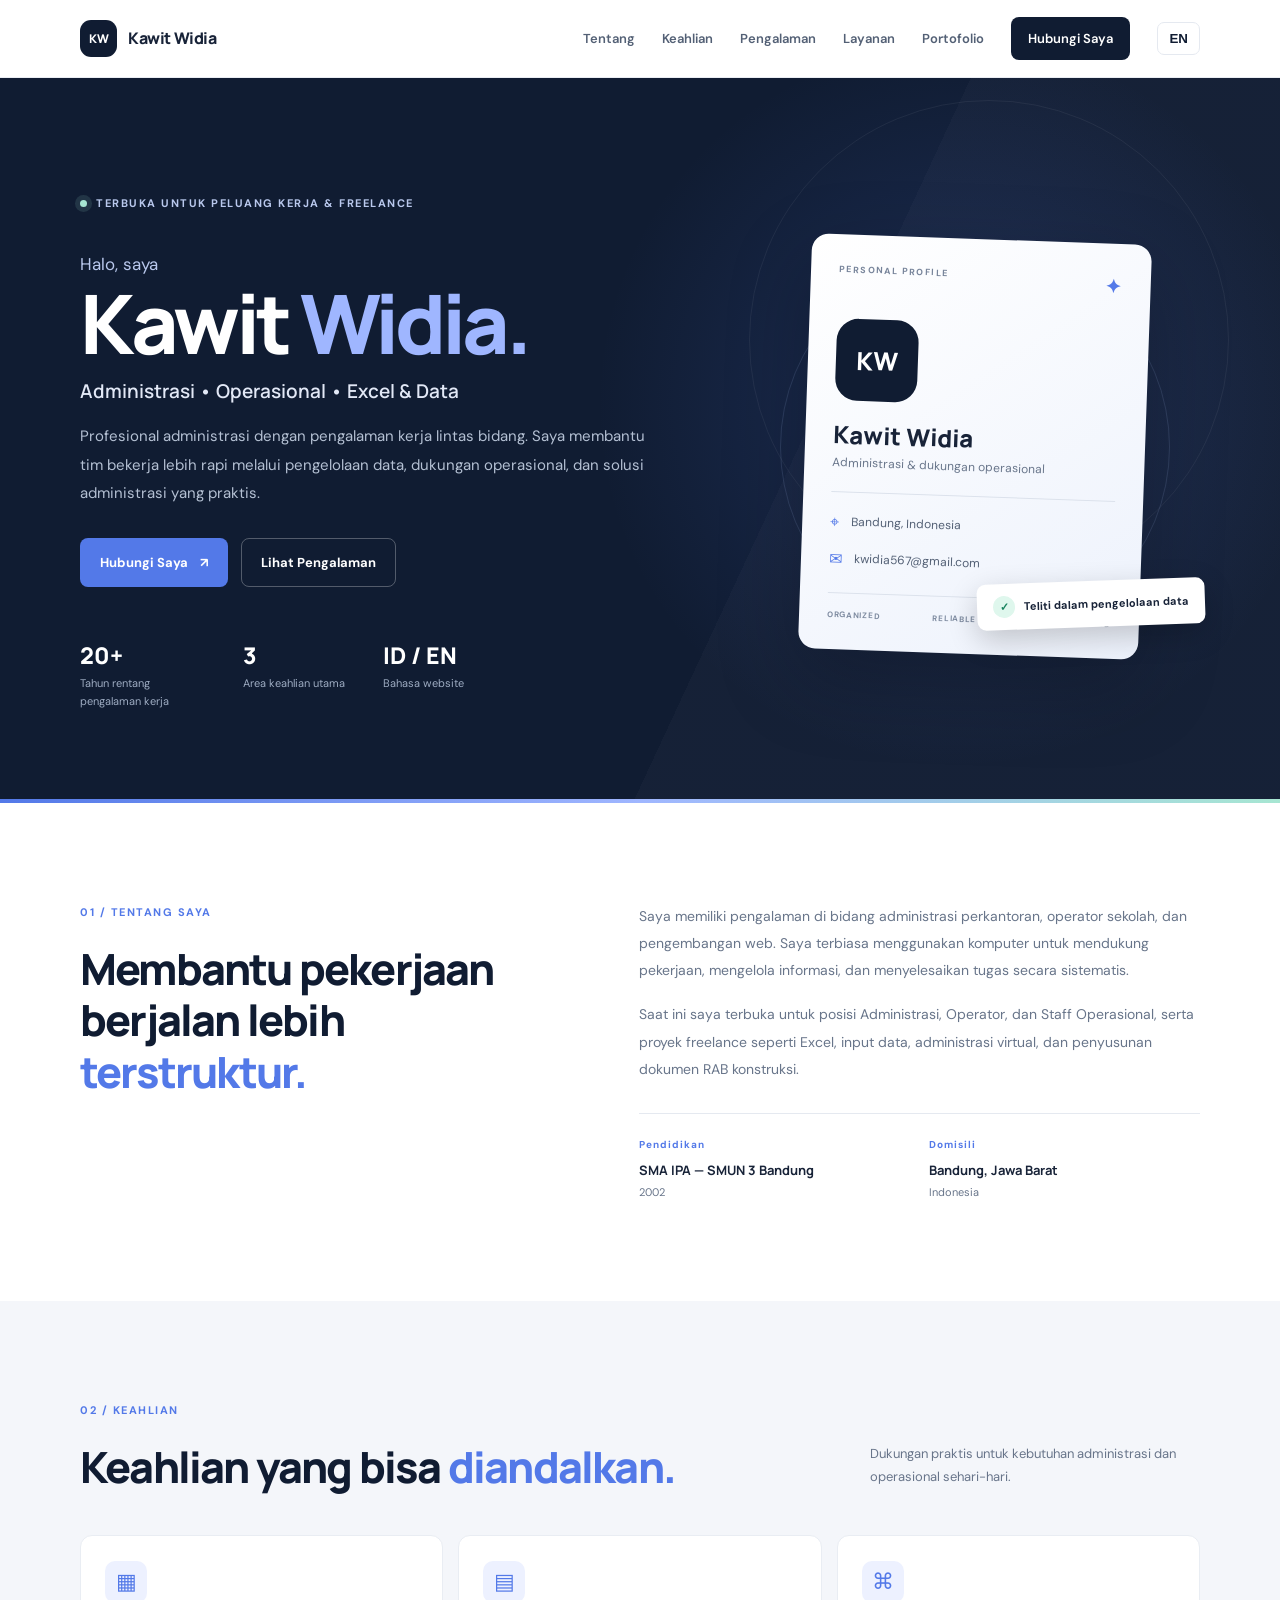
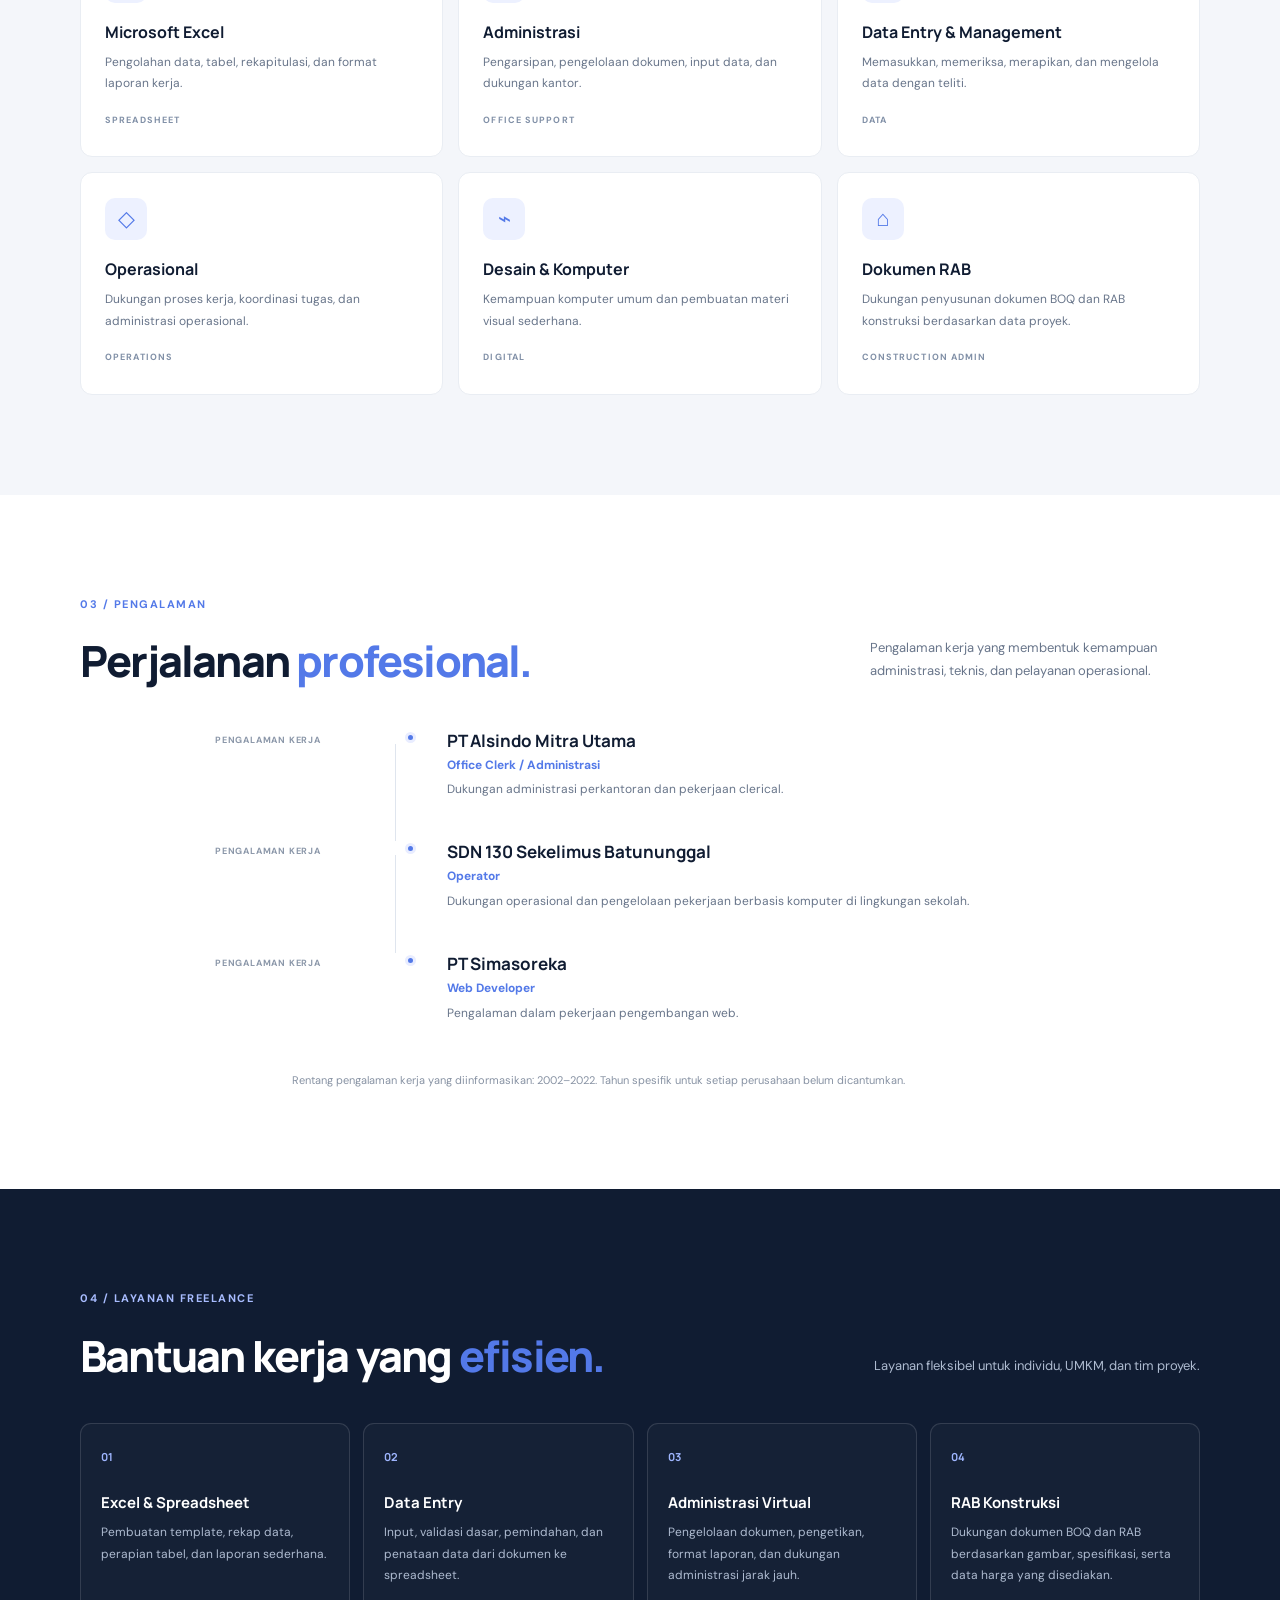
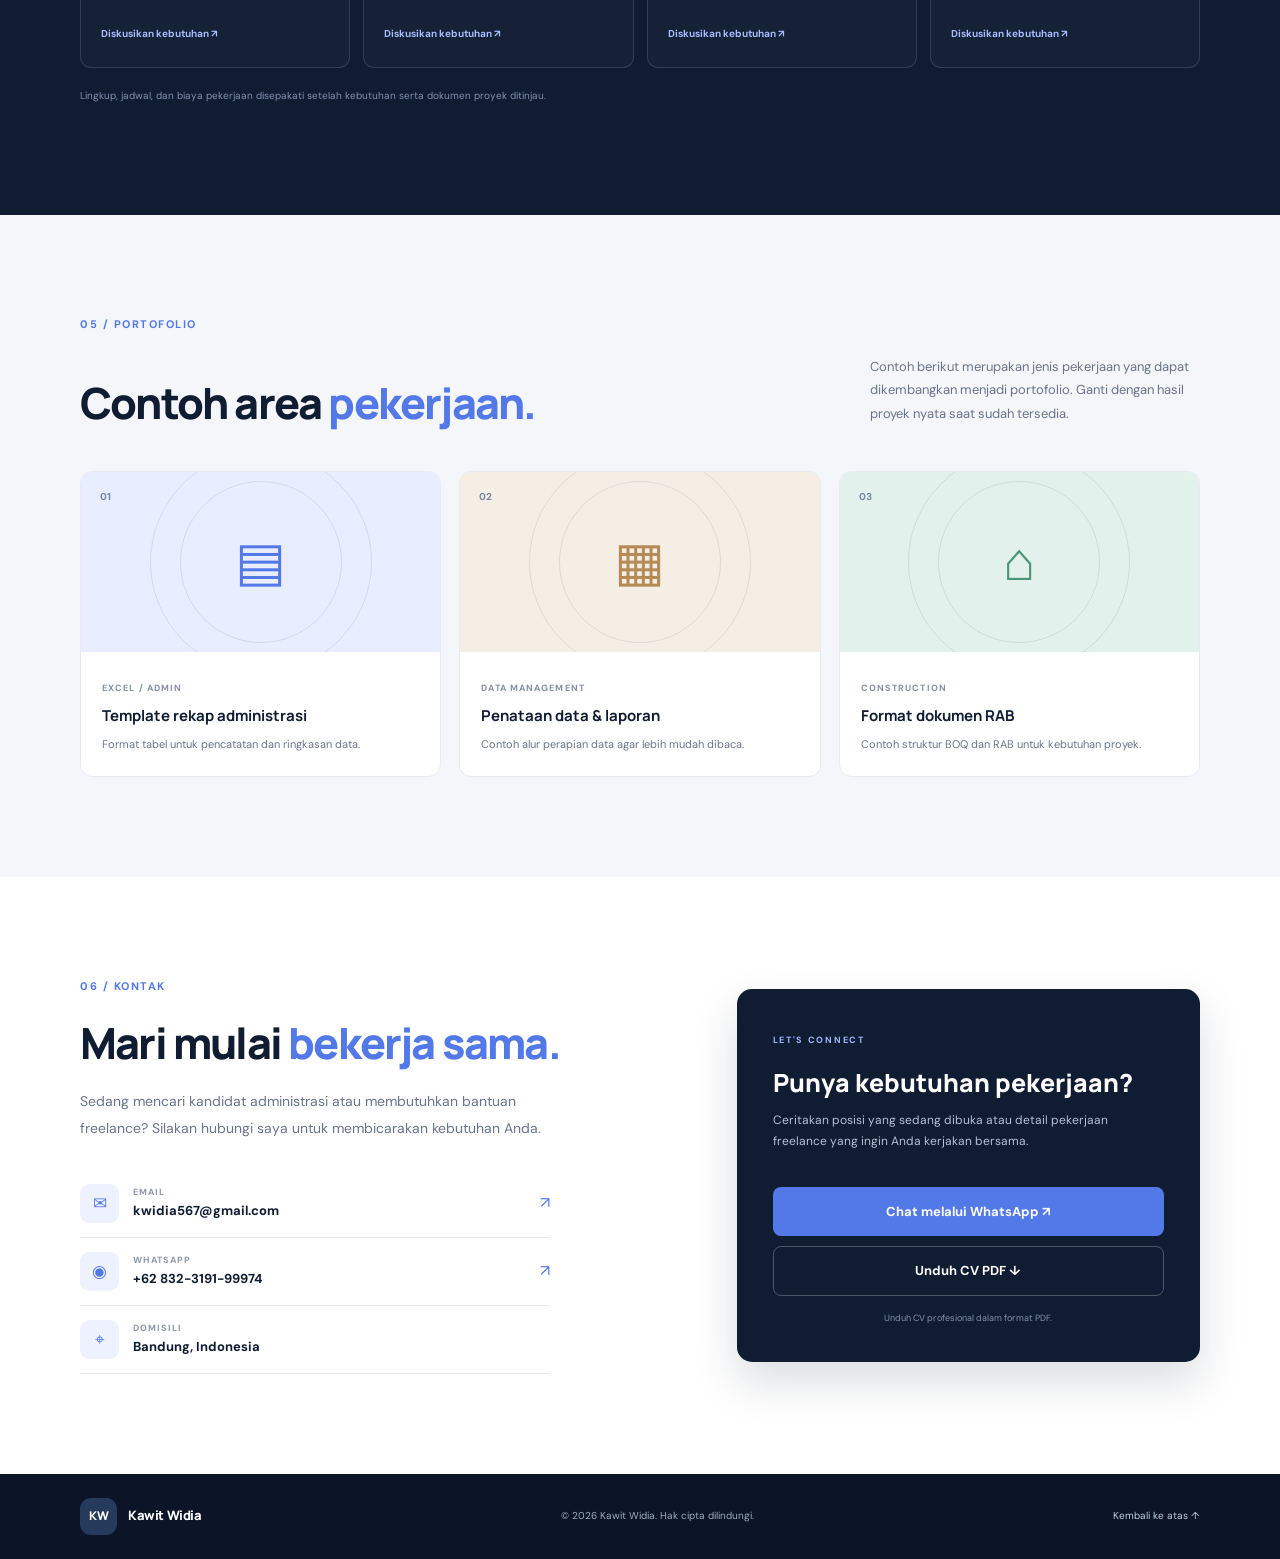
<file: index.html>
<!DOCTYPE html>
<html lang="id">
<head>
  <meta charset="UTF-8">
  <meta name="viewport" content="width=device-width, initial-scale=1.0">
  <meta name="description" content="Website pribadi Kawit Widia — Administrasi, Excel, data entry, operasional, dan layanan RAB konstruksi.">
  <meta name="theme-color" content="#101c32">
  <title>Kawit Widia | Personal Portfolio</title>
  <link rel="preconnect" href="https://fonts.googleapis.com">
  <link rel="preconnect" href="https://fonts.gstatic.com" crossorigin>
  <link href="https://fonts.googleapis.com/css2?family=DM+Sans:wght@400;500;600;700&family=Manrope:wght@400;500;600;700;800&display=swap" rel="stylesheet">
  <link rel="stylesheet" href="style.css">
</head>
<body>
  <header class="site-header">
    <nav class="nav container" aria-label="Navigasi utama">
      <a class="brand" href="#home"><span class="brand-mark">KW</span><span>Kawit Widia</span></a>
      <button class="menu-toggle" id="menuToggle" aria-label="Buka navigasi" aria-expanded="false">☰</button>
      <div class="nav-links" id="navLinks">
        <a href="#about" data-i18n="navAbout">Tentang</a>
        <a href="#skills" data-i18n="navSkills">Keahlian</a>
        <a href="#experience" data-i18n="navExperience">Pengalaman</a>
        <a href="#services" data-i18n="navServices">Layanan</a>
        <a href="#portfolio" data-i18n="navPortfolio">Portofolio</a>
        <a href="#contact" class="nav-contact" data-i18n="navContact">Hubungi Saya</a>
        <button class="lang-toggle" id="langToggle" type="button" aria-label="Switch language">EN</button>
      </div>
    </nav>
  </header>

  <main>
    <section class="hero" id="home">
      <div class="hero-glow"></div>
      <div class="container hero-grid">
        <div class="hero-copy">
          <p class="eyebrow"><span class="status-dot"></span><span data-i18n="availability">TERBUKA UNTUK PELUANG KERJA & FREELANCE</span></p>
          <p class="hero-kicker" data-i18n="hello">Halo, saya</p>
          <h1>Kawit <span>Widia.</span></h1>
          <h2 data-i18n="heroRole">Administrasi • Operasional • Excel & Data</h2>
          <p class="hero-desc" data-i18n="heroDesc">Profesional administrasi dengan pengalaman kerja lintas bidang. Saya membantu tim bekerja lebih rapi melalui pengelolaan data, dukungan operasional, dan solusi administrasi yang praktis.</p>
          <div class="hero-actions">
            <a class="btn btn-primary" href="#contact" data-i18n="contactMe">Hubungi Saya <span>↗</span></a>
            <a class="btn btn-outline" href="#experience" data-i18n="viewExperience">Lihat Pengalaman</a>
          </div>
          <div class="hero-meta">
            <div><strong>20+</strong><span data-i18n="yearsExperience">Tahun rentang pengalaman kerja</span></div>
            <div><strong>3</strong><span data-i18n="focusAreas">Area keahlian utama</span></div>
            <div><strong>ID / EN</strong><span data-i18n="languages">Bahasa website</span></div>
          </div>
        </div>
        <div class="hero-card-wrap">
          <div class="orbit orbit-one"></div><div class="orbit orbit-two"></div>
          <div class="profile-card">
            <div class="profile-top"><span class="mini-label">PERSONAL PROFILE</span><span class="profile-icon">✦</span></div>
            <div class="monogram">KW</div>
            <h3>Kawit Widia</h3>
            <p data-i18n="profileTagline">Administrasi & dukungan operasional</p>
            <div class="profile-line"></div>
            <div class="profile-info"><span>⌖</span><span>Bandung, Indonesia</span></div>
            <div class="profile-info"><span>✉</span><span>kwidia567@gmail.com</span></div>
            <div class="profile-footer"><span>ORGANIZED</span><span>RELIABLE</span><span>DETAIL-ORIENTED</span></div>
          </div>
          <div class="floating-note"><span class="note-check">✓</span><span data-i18n="detailNote">Teliti dalam pengelolaan data</span></div>
        </div>
      </div>
      <div class="hero-bottom-line"></div>
    </section>

    <section class="section" id="about">
      <div class="container two-col">
        <div>
          <p class="section-label">01 / <span data-i18n="aboutLabel">TENTANG SAYA</span></p>
          <h2 class="section-title" data-i18n="aboutTitle">Membantu pekerjaan berjalan lebih <em>terstruktur.</em></h2>
        </div>
        <div class="about-content">
          <p data-i18n="aboutText">Saya memiliki pengalaman di bidang administrasi perkantoran, operator sekolah, dan pengembangan web. Saya terbiasa menggunakan komputer untuk mendukung pekerjaan, mengelola informasi, dan menyelesaikan tugas secara sistematis.</p>
          <p data-i18n="aboutText2">Saat ini saya terbuka untuk posisi Administrasi, Operator, dan Staff Operasional, serta proyek freelance seperti Excel, input data, administrasi virtual, dan penyusunan dokumen RAB konstruksi.</p>
          <div class="about-facts">
            <div><span class="fact-label" data-i18n="education">Pendidikan</span><strong>SMA IPA — SMUN 3 Bandung</strong><small>2002</small></div>
            <div><span class="fact-label" data-i18n="location">Domisili</span><strong>Bandung, Jawa Barat</strong><small>Indonesia</small></div>
          </div>
        </div>
      </div>
    </section>

    <section class="section section-soft" id="skills">
      <div class="container">
        <p class="section-label">02 / <span data-i18n="skillsLabel">KEAHLIAN</span></p>
        <div class="section-heading-row"><h2 class="section-title" data-i18n="skillsTitle">Keahlian yang bisa <em>diandalkan.</em></h2><p data-i18n="skillsIntro">Dukungan praktis untuk kebutuhan administrasi dan operasional sehari-hari.</p></div>
        <div class="skills-grid">
          <article class="skill-card"><div class="skill-icon">▦</div><h3>Microsoft Excel</h3><p data-i18n="excelDesc">Pengolahan data, tabel, rekapitulasi, dan format laporan kerja.</p><span class="skill-tag">SPREADSHEET</span></article>
          <article class="skill-card"><div class="skill-icon">▤</div><h3 data-i18n="adminTitle">Administrasi</h3><p data-i18n="adminDesc">Pengarsipan, pengelolaan dokumen, input data, dan dukungan kantor.</p><span class="skill-tag">OFFICE SUPPORT</span></article>
          <article class="skill-card"><div class="skill-icon">⌘</div><h3 data-i18n="dataTitle">Data Entry & Management</h3><p data-i18n="dataDesc">Memasukkan, memeriksa, merapikan, dan mengelola data dengan teliti.</p><span class="skill-tag">DATA</span></article>
          <article class="skill-card"><div class="skill-icon">◇</div><h3 data-i18n="opsTitle">Operasional</h3><p data-i18n="opsDesc">Dukungan proses kerja, koordinasi tugas, dan administrasi operasional.</p><span class="skill-tag">OPERATIONS</span></article>
          <article class="skill-card"><div class="skill-icon">⌁</div><h3 data-i18n="designTitle">Desain & Komputer</h3><p data-i18n="designDesc">Kemampuan komputer umum dan pembuatan materi visual sederhana.</p><span class="skill-tag">DIGITAL</span></article>
          <article class="skill-card"><div class="skill-icon">⌂</div><h3 data-i18n="rabTitle">Dokumen RAB</h3><p data-i18n="rabDesc">Dukungan penyusunan dokumen BOQ dan RAB konstruksi berdasarkan data proyek.</p><span class="skill-tag">CONSTRUCTION ADMIN</span></article>
        </div>
      </div>
    </section>

    <section class="section" id="experience">
      <div class="container">
        <p class="section-label">03 / <span data-i18n="experienceLabel">PENGALAMAN</span></p>
        <div class="section-heading-row"><h2 class="section-title" data-i18n="experienceTitle">Perjalanan <em>profesional.</em></h2><p data-i18n="experienceIntro">Pengalaman kerja yang membentuk kemampuan administrasi, teknis, dan pelayanan operasional.</p></div>
        <div class="timeline">
          <article class="timeline-item"><div class="timeline-date">PENGALAMAN KERJA</div><div class="timeline-marker"></div><div class="timeline-body"><h3>PT Alsindo Mitra Utama</h3><p class="job-title" data-i18n="jobAdmin">Office Clerk / Administrasi</p><p data-i18n="jobAdminDesc">Dukungan administrasi perkantoran dan pekerjaan clerical.</p></div></article>
          <article class="timeline-item"><div class="timeline-date">PENGALAMAN KERJA</div><div class="timeline-marker"></div><div class="timeline-body"><h3>SDN 130 Sekelimus Batununggal</h3><p class="job-title">Operator</p><p data-i18n="jobOperatorDesc">Dukungan operasional dan pengelolaan pekerjaan berbasis komputer di lingkungan sekolah.</p></div></article>
          <article class="timeline-item"><div class="timeline-date">PENGALAMAN KERJA</div><div class="timeline-marker"></div><div class="timeline-body"><h3>PT Simasoreka</h3><p class="job-title" data-i18n="jobWeb">Web Developer</p><p data-i18n="jobWebDesc">Pengalaman dalam pekerjaan pengembangan web.</p></div></article>
        </div>
        <p class="timeline-note" data-i18n="dateNote">Rentang pengalaman kerja yang diinformasikan: 2002–2022. Tahun spesifik untuk setiap perusahaan belum dicantumkan.</p>
      </div>
    </section>

    <section class="section section-dark" id="services">
      <div class="container">
        <p class="section-label section-label-light">04 / <span data-i18n="servicesLabel">LAYANAN FREELANCE</span></p>
        <div class="section-heading-row"><h2 class="section-title light-title" data-i18n="servicesTitle">Bantuan kerja yang <em>efisien.</em></h2><p class="light-copy" data-i18n="servicesIntro">Layanan fleksibel untuk individu, UMKM, dan tim proyek.</p></div>
        <div class="services-grid">
          <article class="service-card"><span class="service-number">01</span><h3>Excel & Spreadsheet</h3><p data-i18n="serviceExcel">Pembuatan template, rekap data, perapian tabel, dan laporan sederhana.</p><a href="#contact" data-i18n="askService">Diskusikan kebutuhan ↗</a></article>
          <article class="service-card"><span class="service-number">02</span><h3>Data Entry</h3><p data-i18n="serviceData">Input, validasi dasar, pemindahan, dan penataan data dari dokumen ke spreadsheet.</p><a href="#contact" data-i18n="askService">Diskusikan kebutuhan ↗</a></article>
          <article class="service-card"><span class="service-number">03</span><h3>Administrasi Virtual</h3><p data-i18n="serviceAdmin">Pengelolaan dokumen, pengetikan, format laporan, dan dukungan administrasi jarak jauh.</p><a href="#contact" data-i18n="askService">Diskusikan kebutuhan ↗</a></article>
          <article class="service-card"><span class="service-number">04</span><h3>RAB Konstruksi</h3><p data-i18n="serviceRab">Dukungan dokumen BOQ dan RAB berdasarkan gambar, spesifikasi, serta data harga yang disediakan.</p><a href="#contact" data-i18n="askService">Diskusikan kebutuhan ↗</a></article>
        </div>
        <p class="service-disclaimer" data-i18n="serviceDisclaimer">Lingkup, jadwal, dan biaya pekerjaan disepakati setelah kebutuhan serta dokumen proyek ditinjau.</p>
      </div>
    </section>

    <section class="section section-soft" id="portfolio">
      <div class="container">
        <p class="section-label">05 / <span data-i18n="portfolioLabel">PORTOFOLIO</span></p>
        <div class="section-heading-row"><h2 class="section-title" data-i18n="portfolioTitle">Contoh area <em>pekerjaan.</em></h2><p data-i18n="portfolioIntro">Contoh berikut merupakan jenis pekerjaan yang dapat dikembangkan menjadi portofolio. Ganti dengan hasil proyek nyata saat sudah tersedia.</p></div>
        <div class="portfolio-grid">
          <article class="portfolio-card"><div class="portfolio-visual visual-blue"><span>01</span><div class="sheet-icon">▤</div></div><div class="portfolio-info"><span class="portfolio-type">EXCEL / ADMIN</span><h3 data-i18n="portfolioExcel">Template rekap administrasi</h3><p data-i18n="portfolioExcelDesc">Format tabel untuk pencatatan dan ringkasan data.</p></div></article>
          <article class="portfolio-card"><div class="portfolio-visual visual-sand"><span>02</span><div class="sheet-icon">▦</div></div><div class="portfolio-info"><span class="portfolio-type">DATA MANAGEMENT</span><h3 data-i18n="portfolioData">Penataan data & laporan</h3><p data-i18n="portfolioDataDesc">Contoh alur perapian data agar lebih mudah dibaca.</p></div></article>
          <article class="portfolio-card"><div class="portfolio-visual visual-green"><span>03</span><div class="sheet-icon">⌂</div></div><div class="portfolio-info"><span class="portfolio-type">CONSTRUCTION</span><h3 data-i18n="portfolioRab">Format dokumen RAB</h3><p data-i18n="portfolioRabDesc">Contoh struktur BOQ dan RAB untuk kebutuhan proyek.</p></div></article>
        </div>
      </div>
    </section>

    <section class="section contact-section" id="contact">
      <div class="container contact-grid">
        <div><p class="section-label">06 / <span data-i18n="contactLabel">KONTAK</span></p><h2 class="section-title" data-i18n="contactTitle">Mari mulai <em>bekerja sama.</em></h2><p class="contact-intro" data-i18n="contactIntro">Sedang mencari kandidat administrasi atau membutuhkan bantuan freelance? Silakan hubungi saya untuk membicarakan kebutuhan Anda.</p>
          <div class="contact-list"><a href="mailto:kwidia567@gmail.com"><span class="contact-symbol">✉</span><span><small>EMAIL</small><strong>kwidia567@gmail.com</strong></span><span class="arrow">↗</span></a><a href="https://wa.me/62832319199974" target="_blank" rel="noopener"><span class="contact-symbol">◉</span><span><small>WHATSAPP</small><strong>+62 832-3191-99974</strong></span><span class="arrow">↗</span></a><div><span class="contact-symbol">⌖</span><span><small data-i18n="location">DOMISILI</small><strong>Bandung, Indonesia</strong></span></div></div>
        </div>
        <div class="contact-panel"><span class="panel-kicker">LET'S CONNECT</span><h3 data-i18n="panelTitle">Punya kebutuhan pekerjaan?</h3><p data-i18n="panelText">Ceritakan posisi yang sedang dibuka atau detail pekerjaan freelance yang ingin Anda kerjakan bersama.</p><a class="btn btn-primary btn-wide" href="https://wa.me/62832319199974?text=Halo%20Kawit%2C%20saya%20ingin%20berdiskusi%20tentang%20peluang%20kerja%20atau%20layanan%20freelance." target="_blank" rel="noopener" data-i18n="chatWhatsapp">Chat melalui WhatsApp ↗</a><a class="btn btn-outline btn-wide download-btn" id="downloadCv" href="CV-Kawit-Widia.pdf" download="CV-Kawit-Widia.pdf" data-i18n="downloadCv">Unduh CV PDF ↓</a><small class="panel-foot" data-i18n="cvNote">Unduh CV profesional dalam format PDF.</small></div>
      </div>
    </section>
  </main>

  <footer class="footer"><div class="container footer-inner"><a class="brand footer-brand" href="#home"><span class="brand-mark">KW</span><span>Kawit Widia</span></a><p>© <span id="year"></span> Kawit Widia. <span data-i18n="rights">Hak cipta dilindungi.</span></p><a href="#home" class="back-top" data-i18n="backTop">Kembali ke atas ↑</a></div></footer>
  <script src="script.js"></script>
</body>
</html>
</file>
<file: style.css>
@import url('https://fonts.googleapis.com/css2?family=DM+Sans:wght@400;500;600;700&family=Manrope:wght@400;500;600;700;800&display=swap');
:root{--navy:#101c32;--navy2:#172943;--ink:#182338;--muted:#68758a;--blue:#5379e8;--pale:#f4f6fa;--line:#e5e9f0;--white:#fff;--mint:#a7e6d2}
*{box-sizing:border-box}html{scroll-behavior:smooth;scroll-padding-top:90px}body{margin:0;font-family:'DM Sans',sans-serif;color:var(--ink);line-height:1.65}a{color:inherit;text-decoration:none}.container{width:min(1120px,calc(100% - 48px));margin:auto}.site-header{height:78px;background:rgba(255,255,255,.94);backdrop-filter:blur(16px);position:sticky;top:0;z-index:20;border-bottom:1px solid rgba(229,233,240,.8)}.nav{height:100%;display:flex;align-items:center;justify-content:space-between}.brand{display:flex;align-items:center;gap:11px;font-family:Manrope,sans-serif;font-weight:800;letter-spacing:-.4px}.brand-mark{width:37px;height:37px;background:var(--navy);color:white;display:grid;place-items:center;border-radius:11px;font-size:12px;letter-spacing:0}.nav-links{display:flex;align-items:center;gap:27px;font-size:13px;font-weight:600;color:#536075}.nav-links a:hover{color:var(--blue)}.nav-links .nav-contact{background:var(--navy);color:white;padding:11px 17px;border-radius:8px}.nav-links .nav-contact:hover{background:var(--blue);color:white}.lang-toggle{border:1px solid var(--line);background:white;border-radius:7px;padding:8px 11px;font-weight:700;color:var(--navy);cursor:pointer}.menu-toggle{display:none;background:none;border:0;font-size:24px;color:var(--navy)}
.hero{background:var(--navy);color:white;position:relative;overflow:hidden;padding:105px 0 92px}.hero:before{content:"";position:absolute;inset:0;background:radial-gradient(circle at 75% 45%,rgba(83,121,232,.2),transparent 35%),linear-gradient(115deg,transparent 60%,rgba(255,255,255,.025) 60%)}.hero-glow{position:absolute;width:480px;height:480px;border:1px solid rgba(255,255,255,.06);border-radius:50%;right:4%;top:3%}.hero-grid{position:relative;display:grid;grid-template-columns:1.15fr .85fr;align-items:center;gap:60px}.eyebrow,.section-label{font-size:11px;letter-spacing:1.5px;font-weight:700}.eyebrow{color:#b9c8ed;display:flex;align-items:center;gap:9px}.status-dot{width:7px;height:7px;background:var(--mint);border-radius:50%;box-shadow:0 0 0 5px rgba(167,230,210,.12)}.hero-kicker{color:#b9c8ed;margin:38px 0 0;font-size:17px}.hero h1{font:800 clamp(52px,7vw,82px)/1.05 Manrope,sans-serif;letter-spacing:-4px;margin:2px 0 12px}.hero h1 span{color:#9fb6ff}.hero h2{font:600 19px Manrope,sans-serif;color:#e2e8f6;margin:0 0 18px}.hero-desc{color:#b4c0d3;max-width:590px;font-size:15px;line-height:1.9}.hero-actions{display:flex;gap:13px;margin-top:30px;flex-wrap:wrap}.btn{display:inline-flex;align-items:center;justify-content:center;gap:12px;border-radius:8px;padding:13px 19px;font-size:13px;font-weight:700;border:1px solid transparent;cursor:pointer;transition:.2s}.btn-primary{background:var(--blue);color:white}.btn-primary:hover{background:#4167d4;transform:translateY(-2px)}.btn-outline{border-color:rgba(255,255,255,.28);color:white;background:transparent}.btn-outline:hover{border-color:white;background:rgba(255,255,255,.06)}.hero-meta{display:flex;gap:38px;margin-top:52px}.hero-meta div{display:flex;flex-direction:column;gap:3px}.hero-meta strong{font:800 23px Manrope;color:white}.hero-meta span{font-size:11px;color:#9eacc2;max-width:125px}.hero-card-wrap{min-height:390px;display:grid;place-items:center;position:relative}.orbit{position:absolute;border:1px solid rgba(163,184,236,.16);border-radius:50%;width:390px;height:390px}.orbit-two{width:315px;height:315px;border-style:dashed}.profile-card{position:relative;width:min(340px,100%);padding:28px;background:linear-gradient(145deg,#fff,#edf2fc);color:var(--ink);border-radius:17px;box-shadow:0 28px 80px rgba(0,0,0,.25);transform:rotate(2deg)}.profile-top{display:flex;justify-content:space-between;color:#77849a;font-size:9px;letter-spacing:1.4px;font-weight:700}.profile-icon{font-size:19px;color:var(--blue)}.monogram{width:82px;height:82px;border-radius:22px;background:var(--navy);color:white;display:grid;place-items:center;font:800 25px Manrope;margin:25px 0 17px}.profile-card h3{font:800 24px Manrope;margin:0}.profile-card>p{margin:3px 0 18px;color:#69768b;font-size:12px}.profile-line{height:1px;background:#dce2ec;margin-bottom:17px}.profile-info{display:flex;gap:12px;align-items:center;font-size:12px;color:#536075;margin:10px 0}.profile-info span:first-child{color:var(--blue);font-size:16px}.profile-footer{display:flex;justify-content:space-between;border-top:1px solid #dce2ec;padding-top:15px;margin-top:20px;font-size:8px;letter-spacing:.7px;color:#7e8ba0;font-weight:700}.floating-note{position:absolute;bottom:27px;right:-5px;background:white;color:var(--ink);padding:12px 16px;border-radius:9px;box-shadow:0 10px 30px #0003;font-size:11px;font-weight:700;display:flex;align-items:center;gap:9px;transform:rotate(-2deg)}.note-check{background:#dff7ed;color:#17835e;width:22px;height:22px;border-radius:50%;display:grid;place-items:center}.hero-bottom-line{position:absolute;bottom:0;left:0;width:100%;height:4px;background:linear-gradient(90deg,var(--blue),#9fb6ff,var(--mint))}
.section{padding:100px 0}.section-label{color:var(--blue);margin:0 0 22px}.section-title{font:800 clamp(30px,4vw,43px)/1.2 Manrope,sans-serif;letter-spacing:-1.8px;margin:0;color:var(--navy)}.section-title em{font-style:normal;color:var(--blue)}.two-col{display:grid;grid-template-columns:.9fr 1.1fr;gap:100px}.about-content>p{color:var(--muted);font-size:14px;line-height:1.95;margin:0 0 17px}.about-facts{display:grid;grid-template-columns:1fr 1fr;gap:18px;margin-top:30px;padding-top:23px;border-top:1px solid var(--line)}.about-facts div{display:flex;flex-direction:column}.fact-label{font-size:10px;color:var(--blue);font-weight:700;letter-spacing:1px;margin-bottom:7px}.about-facts strong{font:700 13px Manrope}.about-facts small{font-size:11px;color:var(--muted);margin-top:4px}.section-soft{background:var(--pale)}.section-heading-row{display:flex;align-items:end;justify-content:space-between;gap:50px;margin-bottom:42px}.section-heading-row>p{max-width:330px;color:var(--muted);font-size:13px;margin:0 0 4px;line-height:1.8}.skills-grid{display:grid;grid-template-columns:repeat(3,1fr);gap:15px}.skill-card{background:white;border:1px solid #e9edf3;border-radius:12px;padding:25px 24px;min-height:220px;transition:.2s}.skill-card:hover,.portfolio-card:hover{transform:translateY(-4px);box-shadow:0 15px 35px rgba(22,39,68,.07)}.skill-icon{width:42px;height:42px;background:#edf1ff;color:var(--blue);border-radius:10px;display:grid;place-items:center;font-size:22px;margin-bottom:18px}.skill-card h3,.service-card h3,.portfolio-info h3{font:700 16px Manrope;margin:0 0 9px;color:var(--navy)}.skill-card p,.service-card p,.portfolio-info p{font-size:12px;color:var(--muted);line-height:1.8;margin:0}.skill-tag,.portfolio-type{display:inline-block;margin-top:18px;font-size:9px;letter-spacing:1.1px;color:#8190a7;font-weight:700}
.timeline{max-width:850px;margin:10px auto 0}.timeline-item{display:grid;grid-template-columns:170px 22px 1fr;gap:20px;position:relative;padding-bottom:35px}.timeline-item:not(:last-child):after{content:"";position:absolute;left:180px;top:15px;bottom:-1px;width:1px;background:#dfe5ee}.timeline-date{font-size:9px;letter-spacing:.8px;color:#8b97a9;font-weight:700;padding-top:4px}.timeline-marker{width:11px;height:11px;border-radius:50%;background:var(--blue);border:3px solid #e9edff;position:relative;z-index:1;margin-top:3px}.timeline-body h3{font:700 17px Manrope;margin:0;color:var(--navy)}.job-title{font-size:12px;color:var(--blue);font-weight:700;margin:4px 0}.timeline-body>p:last-child{font-size:12px;color:var(--muted);margin:5px 0}.timeline-note{font-size:11px;color:#8792a3;margin:8px 0 0 212px}
.section-dark{background:#101c32;color:white}.section-label-light{color:#a8bcff}.light-title{color:white}.light-copy{color:#aebbd0!important}.services-grid{display:grid;grid-template-columns:repeat(4,1fr);gap:13px}.service-card{border:1px solid rgba(255,255,255,.13);padding:25px 20px;border-radius:11px;min-height:245px;background:rgba(255,255,255,.025);display:flex;flex-direction:column}.service-number{font:700 11px Manrope;color:#9fb6ff;margin-bottom:28px}.service-card h3{color:white;font-size:15px}.service-card p{color:#aebbd0;flex:1}.service-card a{font-size:10px;color:#a8bcff;font-weight:700;margin-top:23px}.service-card a:hover{color:white}.service-disclaimer{font-size:10px;color:#8292ac;margin-top:20px}
.portfolio-grid{display:grid;grid-template-columns:repeat(3,1fr);gap:18px}.portfolio-card{background:white;border:1px solid #e6eaf1;border-radius:12px;overflow:hidden;transition:.2s}.portfolio-visual{height:180px;position:relative;display:grid;place-items:center;overflow:hidden}.portfolio-visual:before,.portfolio-visual:after{content:"";position:absolute;border:1px solid rgba(23,41,67,.1);width:220px;height:220px;border-radius:50%}.portfolio-visual:after{width:160px;height:160px}.visual-blue{background:#e8edff}.visual-sand{background:#f4eee5}.visual-green{background:#e2f1eb}.portfolio-visual>span{position:absolute;top:17px;left:19px;font-size:10px;font-weight:700;color:#7786a1}.sheet-icon{font-size:54px;color:#5379e8;z-index:1}.visual-sand .sheet-icon{color:#b58a55}.visual-green .sheet-icon{color:#4a9677}.portfolio-info{padding:21px}.portfolio-info .portfolio-type{margin:0 0 9px}.portfolio-info h3{font-size:15px}.portfolio-info p{font-size:11px}
.contact-section{background:white}.contact-grid{display:grid;grid-template-columns:1.1fr .9fr;gap:90px;align-items:center}.contact-intro{max-width:500px;color:var(--muted);font-size:14px;line-height:1.9;margin:20px 0 28px}.contact-list{max-width:470px}.contact-list>a,.contact-list>div{display:flex;align-items:center;gap:14px;padding:14px 0;border-bottom:1px solid var(--line)}.contact-symbol{width:39px;height:39px;background:#eef2ff;color:var(--blue);border-radius:9px;display:grid;place-items:center;font-size:17px}.contact-list a>span:nth-child(2),.contact-list>div>span:nth-child(2){display:flex;flex-direction:column;flex:1}.contact-list small{font-size:9px;color:#8b97a9;letter-spacing:1px;font-weight:700}.contact-list strong{font-size:13px;color:var(--navy)}.arrow{color:var(--blue)}.contact-panel{background:var(--navy);color:white;padding:36px;border-radius:15px;box-shadow:0 20px 45px rgba(16,28,50,.15)}.panel-kicker{font-size:9px;letter-spacing:1.7px;color:#9fb6ff;font-weight:700}.contact-panel h3{font:800 25px/1.3 Manrope;margin:16px 0 10px}.contact-panel p{font-size:12px;color:#b4c0d3;line-height:1.8;margin:0 0 24px}.btn-wide{width:100%;margin-top:10px}.contact-panel .btn-outline{border-color:rgba(255,255,255,.25)}.panel-foot{display:block;text-align:center;color:#8292ac;font-size:9px;margin-top:15px}.footer{background:#0b1527;color:#9eacc2;padding:24px 0}.footer-inner{display:flex;align-items:center;justify-content:space-between;gap:20px}.footer-brand{color:white;font-size:13px}.footer-brand .brand-mark{background:#263a5c}.footer p,.back-top{font-size:10px}.back-top{color:#c4d0e4}.back-top:hover{color:white}
@media(max-width:900px){.nav-links{gap:15px}.hero-grid{gap:25px}.two-col,.contact-grid{gap:45px}.services-grid{grid-template-columns:repeat(2,1fr)}}
@media(max-width:700px){.container{width:min(100% - 34px,540px)}.site-header{height:68px}.menu-toggle{display:block}.nav-links{display:none;position:absolute;top:68px;left:0;right:0;background:white;padding:20px 24px 25px;box-shadow:0 15px 20px #17294312;flex-direction:column;align-items:stretch;gap:17px}.nav-links.open{display:flex}.nav-links .nav-contact{text-align:center}.lang-toggle{align-self:flex-start}.hero{padding:72px 0 65px}.hero-grid{grid-template-columns:1fr;gap:35px}.hero h1{font-size:58px;letter-spacing:-3px}.hero-kicker{margin-top:28px}.hero-meta{gap:20px;margin-top:38px}.hero-meta strong{font-size:20px}.hero-card-wrap{min-height:355px}.orbit{width:330px;height:330px}.orbit-two{width:275px;height:275px}.profile-card{width:300px}.floating-note{right:0;bottom:13px}.section{padding:72px 0}.two-col,.contact-grid{grid-template-columns:1fr;gap:25px}.section-heading-row{display:block;margin-bottom:30px}.section-heading-row>p{margin-top:15px}.skills-grid{grid-template-columns:1fr 1fr}.skill-card{padding:20px;min-height:215px}.timeline-item{grid-template-columns:1fr 18px 2fr;gap:12px}.timeline-item:not(:last-child):after{left:calc(33.333% + 5px)}.timeline-date{font-size:8px}.timeline-note{margin-left:0}.portfolio-grid{grid-template-columns:1fr}.portfolio-visual{height:155px}.contact-panel{padding:28px}.footer-inner{flex-wrap:wrap}.footer p{order:3;width:100%;margin:0}.about-facts{gap:12px}}
@media(max-width:420px){.skills-grid,.services-grid{grid-template-columns:1fr}.hero h1{font-size:50px}.hero-meta{gap:13px}.hero-meta span{font-size:10px}.timeline-item{grid-template-columns:78px 14px 1fr;gap:9px}.timeline-item:not(:last-child):after{left:84px}.timeline-body h3{font-size:14px}.timeline-date{font-size:7px}.hero-actions .btn{width:100%}}
</file>
